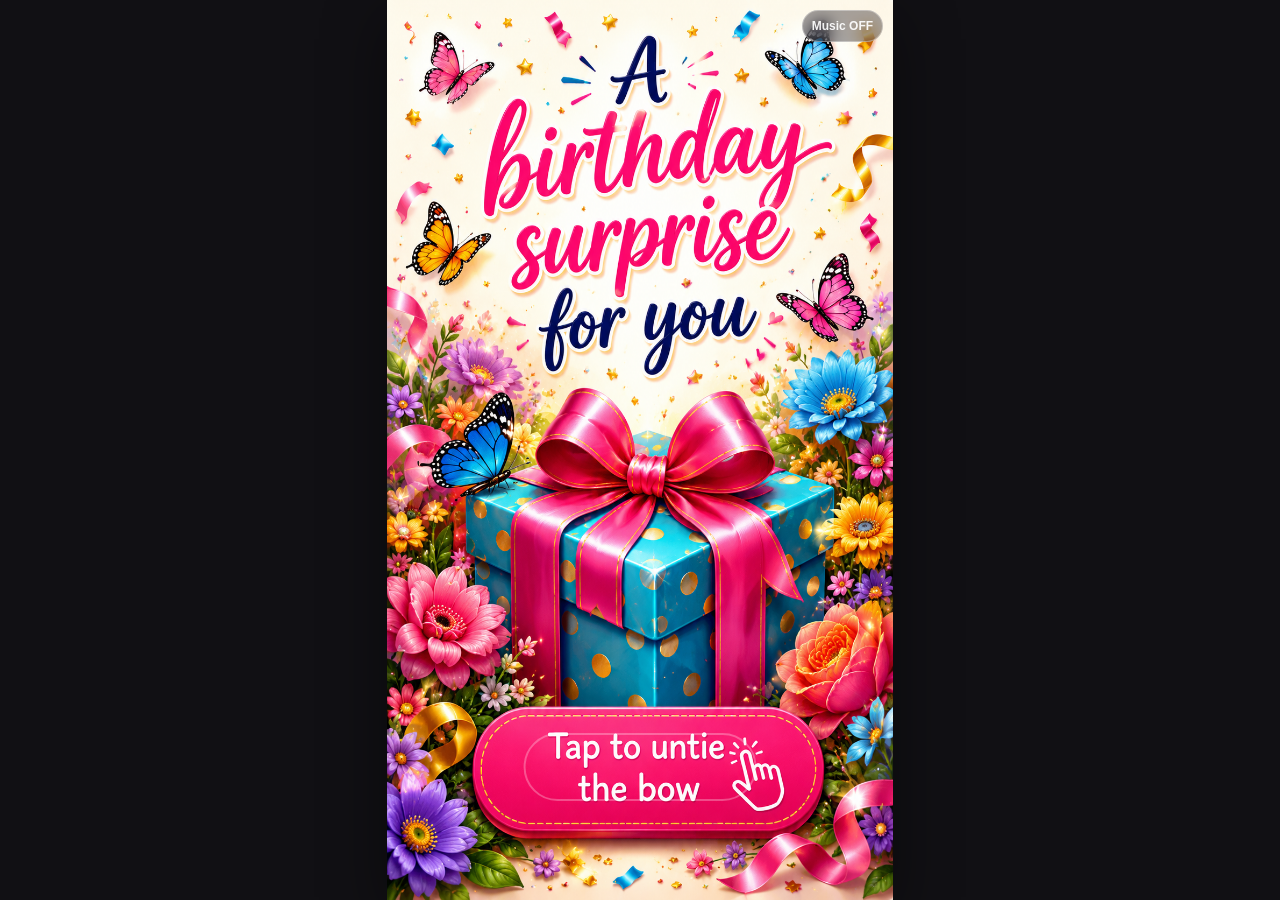
<file: orders/order-20260709-001-birthday-card-01-test-ohebr/index.html>
<!doctype html>
<html lang="en">
  <head>
    <meta charset="UTF-8" />
    <meta name="viewport" content="width=device-width, initial-scale=1, maximum-scale=1, user-scalable=no" />
    <title>Birthday Joy Burst</title>
    <link rel="stylesheet" href="style.css" />
  </head>
  <body>
    <main class="phone-frame" aria-label="Birthday Joy Burst interactive card">
      <audio id="birthdayMusic" src="assets/music.mp3" preload="auto" loop></audio>

      <button id="musicToggle" class="music-toggle" type="button" aria-pressed="false">Music OFF</button>

      <section class="scene scene-1 is-active" data-scene="1" aria-label="Birthday surprise cover">
        <img src="assets/scene1-cover.png" alt="" class="scene-image" draggable="false" />
        <div class="tap-pulse" aria-hidden="true"></div>
      </section>

      <section class="scene scene-2" data-scene="2" aria-label="Gift box opening">
        <img src="assets/scene2-popout.png" alt="" class="scene-image" draggable="false" />
      </section>

      <section class="scene scene-3" data-scene="3" aria-label="Birthday notes">
        <img src="assets/scene3-notes.png" alt="" class="scene-image" draggable="false" />

        <button class="note-cover note-cover-pink" type="button" data-note="0" aria-label="Open pink birthday note">
          <span class="note-icon" aria-hidden="true">♡</span>
          <span class="note-mark" aria-hidden="true">✓</span>
        </button>

        <button class="note-cover note-cover-yellow" type="button" data-note="1" aria-label="Open yellow birthday note">
          <span class="note-icon" aria-hidden="true">★</span>
          <span class="note-mark" aria-hidden="true">✓</span>
        </button>

        <button class="note-cover note-cover-blue" type="button" data-note="2" aria-label="Open blue birthday note">
          <span class="note-icon" aria-hidden="true">♡</span>
          <span class="note-mark" aria-hidden="true">✓</span>
        </button>
      </section>

      <section class="scene scene-4" data-scene="4" aria-label="Happy Birthday finale">
        <img src="assets/scene4-final.png" alt="" class="scene-image" draggable="false" />
        <div id="finalName" class="final-name" aria-label="Birthday recipient name"></div>
        <div id="confettiLayer" class="confetti-layer" aria-hidden="true"></div>
        <button id="replayButton" class="replay-button" type="button">Replay</button>
      </section>
    </main>

    <script src="script.js"></script>
  </body>
</html>
</file>
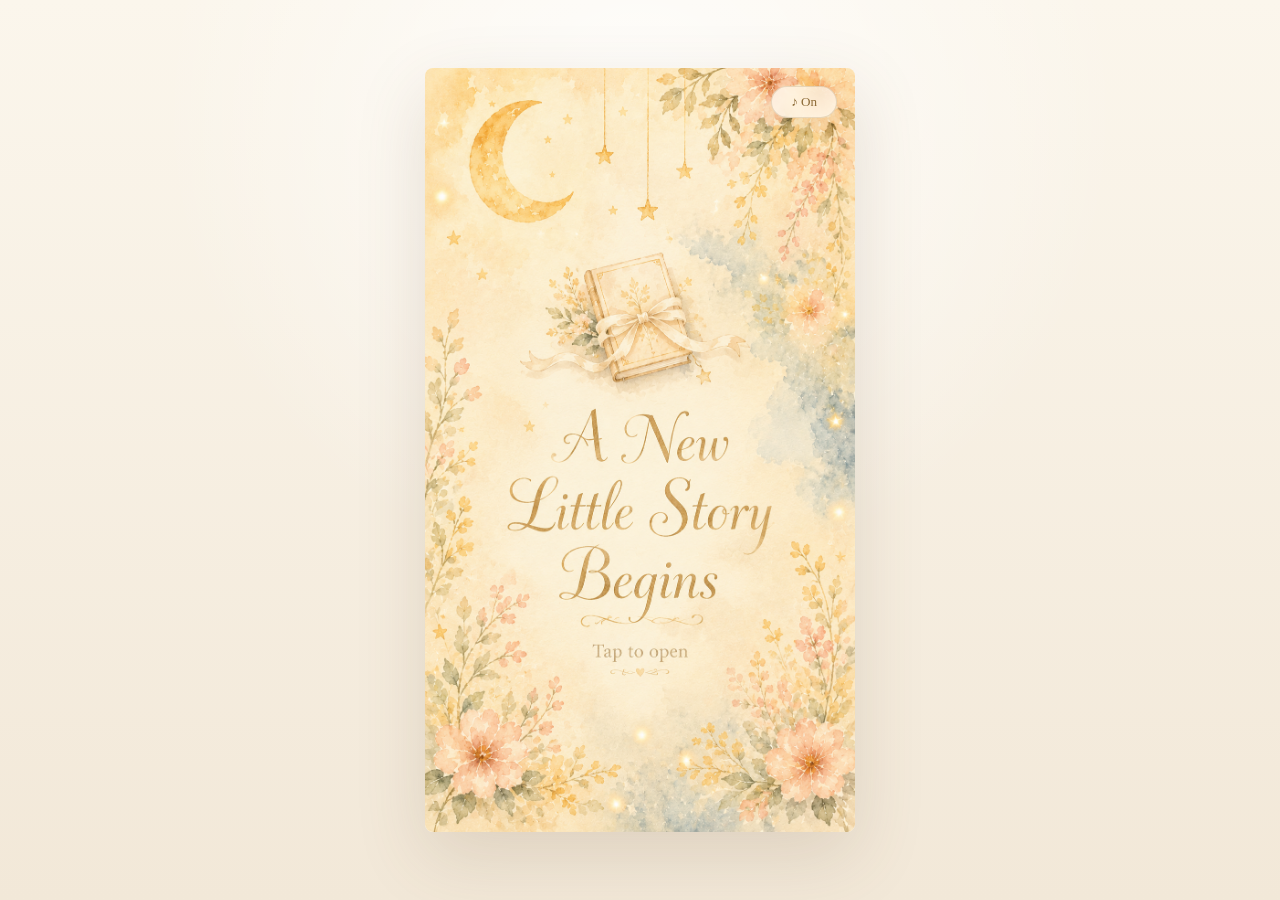
<file: orders/order-20260715-0020welcome-baby-card-01-Test-poiu:/index.html>
<!doctype html>
<html lang="en">
  <head>
    <meta charset="utf-8">
    <meta name="viewport" content="width=device-width, initial-scale=1, viewport-fit=cover">
    <meta name="theme-color" content="#fbf6ec">
    <title>Welcome Baby Card</title>
    <link rel="preload" href="assets/cover.png" as="image">
    <link rel="preload" href="assets/story.png" as="image">
    <link rel="preload" href="assets/cradle-still.png" as="image">
    <link rel="preload" href="assets/final-bg.png" as="image">
    <link rel="preload" href="assets/cradle-loop.mp4" as="video" type="video/mp4">
    <link rel="stylesheet" href="style.css">
  </head>
  <body>
    <main class="page-shell" aria-label="Interactive welcome baby card">
      <section class="card-frame" id="card" aria-live="polite">
        <button class="scene scene-cover is-active" id="coverScene" type="button" aria-label="Open the card" aria-hidden="false">
          <img src="assets/cover.png" alt="A watercolor baby gift card cover">
        </button>

        <section class="scene scene-story" id="storyScene" aria-hidden="true">
          <img src="assets/story.png" alt="A watercolor story introduction">
        </section>

        <button class="scene scene-cradle-still" id="cradleStillScene" type="button" aria-label="Rock the cradle" aria-hidden="true">
          <img src="assets/cradle-still.png" alt="A peaceful watercolor cradle">
          <span class="tap-prompt">Tap gently to rock the cradle</span>
        </button>

        <section class="scene scene-cradle-video" id="cradleVideoScene" aria-hidden="true">
          <video
            id="cradleVideo"
            src="assets/cradle-loop.mp4"
            muted
            playsinline
            webkit-playsinline
            autoplay
            loop
            preload="auto"
          ></video>
        </section>

        <section class="scene scene-final" id="finalScene" aria-hidden="true">
          <img src="assets/final-bg.png" alt="A soft watercolor background for the final message">
          <div class="final-copy" id="finalCopy">
            <h1 id="finalHeadline"></h1>
            <p id="finalMessage"></p>
            <button class="soft-control watch-again-button" id="watchAgainButton" type="button">Watch Again</button>
          </div>
        </section>

        <button class="soft-control sound-toggle" id="soundToggle" type="button" aria-pressed="true">♪ On</button>
      </section>
    </main>

    <script src="script.js"></script>
  </body>
</html>
</file>
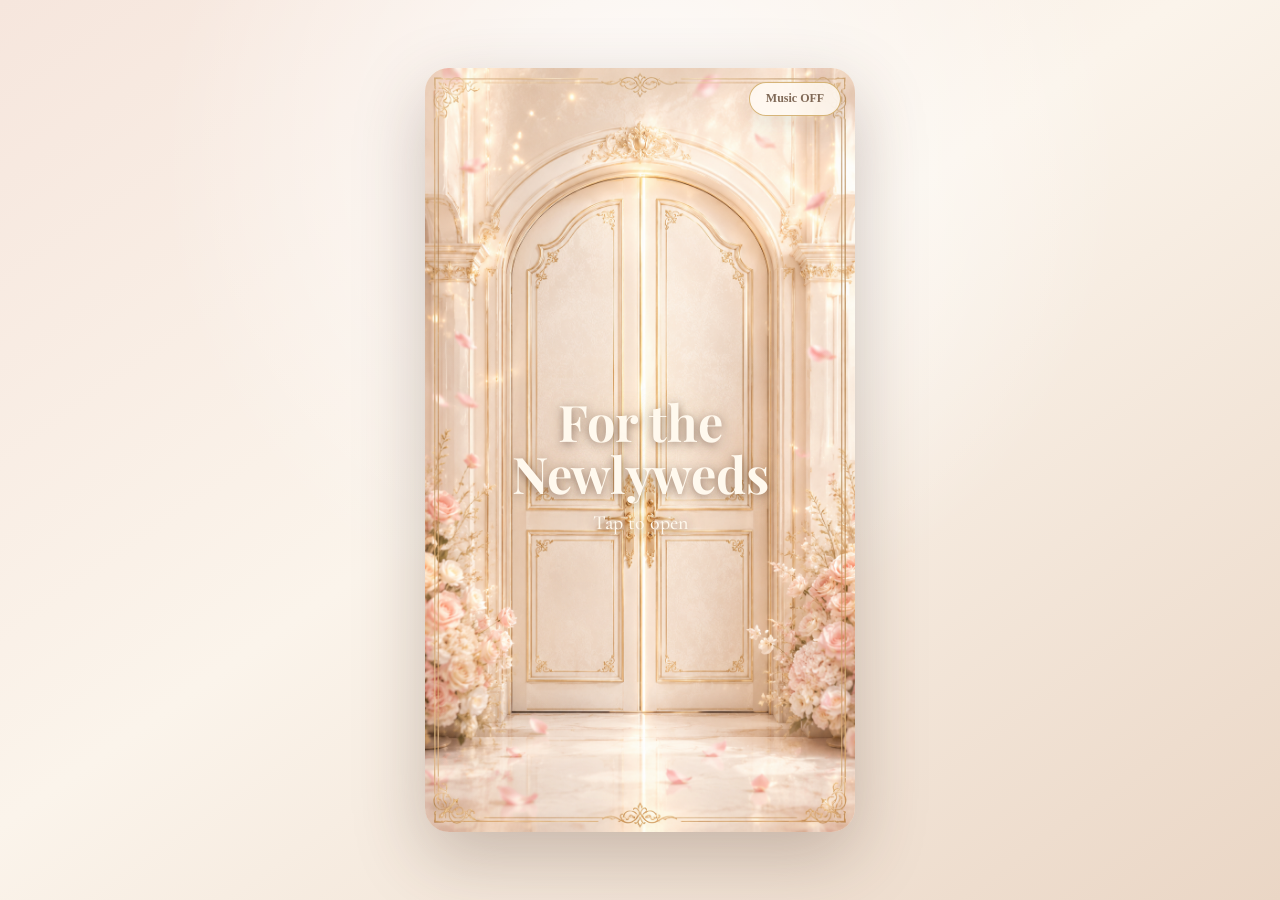
<file: orders/order-20260716-001-wedding-card-01-Man&Lady-i8bdy/index.html>
<!doctype html>
<html lang="en">
  <head>
    <meta charset="utf-8">
    <meta name="viewport" content="width=device-width, initial-scale=1, viewport-fit=cover">
    <meta name="theme-color" content="#f8f0e8">
    <title>Wedding Congratulations Card</title>
    <link rel="preconnect" href="https://fonts.googleapis.com">
    <link rel="preconnect" href="https://fonts.gstatic.com" crossorigin>
    <link href="https://fonts.googleapis.com/css2?family=Cormorant+Garamond:wght@400;500;600&family=Great+Vibes&family=Playfair+Display:wght@600;700&display=swap" rel="stylesheet">
    <link rel="stylesheet" href="style.css">
  </head>
  <body>
    <main class="stage-wrap" aria-label="Interactive wedding congratulations card">
      <section class="card" id="card" aria-live="polite">
        <img class="scene scene-a is-active" id="sceneA" src="assets/scene-0-cover.png" alt="">
        <img class="scene scene-b" id="sceneB" src="assets/scene-0-cover.png" alt="">

        <div class="soft-glow" id="softGlow" aria-hidden="true"></div>
        <div class="sparkle-layer" id="sparkleLayer" aria-hidden="true"></div>
        <div class="petal-layer" id="petalLayer" aria-hidden="true"></div>
        <div class="celebration-overlay" id="celebrationOverlay" aria-hidden="true"></div>

        <button class="music-toggle is-off" id="musicToggle" type="button" aria-label="Turn music on" aria-pressed="false">Music OFF</button>

        <div class="cover-copy" id="coverCopy">
          <h1>For the Newlyweds</h1>
          <p>Tap to open</p>
        </div>

        <div class="final-message" id="finalMessage" aria-hidden="true">
          <p class="final-kicker">With warmest wishes</p>
          <h2 id="finalHeadline"></h2>
          <p class="couple" id="finalCouple"></p>
          <p class="message" id="finalText"></p>
          <p class="sender">With love,<br><span id="finalSender"></span></p>
        </div>

        <div class="final-tap-hint" id="finalTapHint" aria-hidden="true">Tap to celebrate</div>
        <button class="replay-button" id="replayButton" type="button" aria-label="Replay this card">Replay</button>

        <audio id="cardMusic" src="assets/musicwd1.mp3" preload="auto" loop></audio>
      </section>
    </main>

    <script src="script.js"></script>
  </body>
</html>
</file>
<file: orders/order-20260709-001-birthday-card-01-test-ohebr/style.css>
:root {
  --fade-duration: 460ms;
  --card-width: min(100vw, calc(100vh * 9 / 16));
  --card-height: min(100vh, calc(100vw * 16 / 9));
}

* {
  box-sizing: border-box;
  -webkit-tap-highlight-color: transparent;
}

html,
body {
  width: 100%;
  height: 100%;
  margin: 0;
  overflow: hidden;
  background: #111014;
  font-family: -apple-system, BlinkMacSystemFont, "Segoe UI", sans-serif;
  touch-action: manipulation;
}

body {
  display: grid;
  place-items: center;
}

button {
  font: inherit;
}

.phone-frame {
  position: relative;
  width: var(--card-width);
  height: var(--card-height);
  max-width: 100vw;
  max-height: 100vh;
  aspect-ratio: 9 / 16;
  overflow: hidden;
  background: #000;
  box-shadow: 0 18px 60px rgba(0, 0, 0, 0.45);
  isolation: isolate;
  user-select: none;
  touch-action: manipulation;
}

.scene {
  position: absolute;
  inset: 0;
  opacity: 0;
  pointer-events: none;
  transform: scale(1.01);
  transition:
    opacity var(--fade-duration) ease,
    transform var(--fade-duration) ease;
}

.scene.is-active {
  opacity: 1;
  pointer-events: auto;
  transform: scale(1);
  z-index: 1;
}

.scene-image {
  width: 100%;
  height: 100%;
  display: block;
  object-fit: cover;
  pointer-events: none;
}

.scene-1.is-active .scene-image {
  animation: softReveal 700ms ease both;
}

.scene-1 {
  cursor: pointer;
}

.tap-pulse {
  position: absolute;
  left: 50%;
  bottom: 11%;
  width: 46%;
  aspect-ratio: 3.4 / 1;
  border-radius: 999px;
  border: 2px solid rgba(255, 255, 255, 0.28);
  transform: translateX(-50%);
  animation: pulseHint 1.8s ease-in-out infinite;
  pointer-events: none;
}

.scene-2.is-active .scene-image,
.scene-4.is-active .scene-image {
  animation: gentleZoom 1.9s ease both;
}

.music-toggle {
  position: absolute;
  z-index: 5;
  top: max(10px, env(safe-area-inset-top));
  right: max(10px, env(safe-area-inset-right));
  min-width: 76px;
  min-height: 32px;
  padding: 6px 9px;
  border: 1px solid rgba(255, 255, 255, 0.35);
  border-radius: 999px;
  background: rgba(25, 20, 28, 0.38);
  color: rgba(255, 255, 255, 0.92);
  font-size: 12px;
  font-weight: 700;
  line-height: 1;
  backdrop-filter: blur(8px);
  cursor: pointer;
  touch-action: manipulation;
}

.music-toggle:active {
  transform: scale(0.96);
}

/* Scene 3 note overlay positions. Adjust these values if the artwork shifts. */
.note-cover {
  position: absolute;
  left: 10%;
  width: 80%;
  height: 17%;
  border: 0;
  border-radius: 18px;
  box-shadow:
    0 12px 22px rgba(92, 62, 83, 0.24),
    inset 0 1px 0 rgba(255, 255, 255, 0.56);
  cursor: pointer;
  touch-action: manipulation;
  transform-origin: center;
  transform-style: preserve-3d;
  transition:
    opacity 160ms ease 380ms,
    transform 520ms cubic-bezier(0.22, 0.8, 0.28, 1);
}

.note-cover::before {
  content: "";
  position: absolute;
  inset: 9px;
  border: 2px dashed rgba(255, 255, 255, 0.48);
  border-radius: 13px;
}

.note-cover::after {
  content: "";
  position: absolute;
  inset: 0;
  border-radius: inherit;
  background: linear-gradient(135deg, rgba(255, 255, 255, 0.42), rgba(255, 255, 255, 0));
  pointer-events: none;
}

.note-cover-pink {
  top: 24%;
  background: linear-gradient(135deg, #ffc3d8, #ff8fbb);
}

.note-cover-yellow {
  top: 45%;
  background: linear-gradient(135deg, #fff3a6, #ffd45f);
}

.note-cover-blue {
  top: 66%;
  background: linear-gradient(135deg, #bfeaff, #86c8ff);
}

.note-icon {
  position: absolute;
  top: 50%;
  left: 50%;
  color: rgba(255, 255, 255, 0.94);
  font-size: clamp(34px, 10vw, 58px);
  font-weight: 800;
  text-shadow: 0 2px 8px rgba(110, 73, 93, 0.2);
  transform: translate(-50%, -50%);
}

.note-mark {
  position: absolute;
  top: 14px;
  right: 16px;
  color: rgba(255, 255, 255, 0.42);
  font-size: 18px;
  font-weight: 900;
}

.note-cover.is-open {
  opacity: 0;
  pointer-events: none;
  transform: perspective(700px) rotateY(92deg) scale(1.025);
}

/* Scene 4 の名前表示位置・サイズはここで調整 */
.final-name {
  position: absolute;
  z-index: 5;
  top: 48.5%;
  left: 50%;
  width: 82%;
  max-width: 82%;
  margin: 0 auto;
  color: #ff4fa0;
  font-family: Georgia, "Times New Roman", serif;
  font-weight: 800;
  line-height: 1;
  letter-spacing: 0;
  text-align: center;
  white-space: nowrap;
  overflow-wrap: normal;
  text-wrap: balance;
  text-shadow:
    0 3px 0 rgba(255, 255, 255, 0.92),
    0 -2px 0 rgba(255, 255, 255, 0.82),
    2px 0 0 rgba(255, 238, 247, 0.92),
    -2px 0 0 rgba(255, 238, 247, 0.92),
    0 8px 18px rgba(179, 47, 116, 0.2);
  transform: translateX(-50%);
  pointer-events: none;
}

.final-name.name-short {
  font-size: clamp(3.5rem, calc(var(--card-width) * 0.155), 4.35rem);
}

.final-name.name-medium {
  font-size: clamp(2.8rem, calc(var(--card-width) * 0.127), 3.55rem);
}

.final-name.name-long {
  font-size: clamp(2.3rem, calc(var(--card-width) * 0.101), 2.9rem);
}

.final-name.name-extra-long {
  font-size: clamp(1.8rem, calc(var(--card-width) * 0.079), 2.4rem);
  white-space: normal;
  line-height: 1;
}

.replay-button {
  position: absolute;
  z-index: 6;
  left: 50%;
  bottom: 8%;
  min-width: 112px;
  min-height: 42px;
  padding: 10px 22px;
  border: 2px solid rgba(255, 255, 255, 0.86);
  border-radius: 999px;
  background: rgba(255, 79, 160, 0.86);
  color: #ffffff;
  font-size: 16px;
  font-weight: 800;
  line-height: 1;
  box-shadow:
    0 7px 18px rgba(179, 47, 116, 0.24),
    inset 0 1px 0 rgba(255, 255, 255, 0.38);
  cursor: pointer;
  transform: translateX(-50%);
  touch-action: manipulation;
}

.replay-button:active {
  transform: translateX(-50%) scale(0.96);
}

.confetti-layer {
  position: absolute;
  inset: 0;
  overflow: hidden;
  pointer-events: none;
}

.confetti {
  position: absolute;
  top: -8%;
  width: 7px;
  height: 12px;
  border-radius: 2px;
  opacity: 0.85;
  animation: confettiFall var(--fall-duration, 3.8s) linear forwards;
}

@keyframes softReveal {
  from {
    opacity: 0;
    transform: scale(1.02);
  }
  to {
    opacity: 1;
    transform: scale(1);
  }
}

@keyframes gentleZoom {
  from {
    transform: scale(1.035);
  }
  to {
    transform: scale(1);
  }
}

@keyframes pulseHint {
  0%,
  100% {
    opacity: 0.16;
    transform: translateX(-50%) scale(0.96);
  }
  50% {
    opacity: 0.48;
    transform: translateX(-50%) scale(1.04);
  }
}

@keyframes confettiFall {
  0% {
    transform: translate3d(0, 0, 0) rotate(0deg);
  }
  100% {
    transform: translate3d(var(--drift, 0), 118vh, 0) rotate(420deg);
  }
}

@media (prefers-reduced-motion: reduce) {
  .scene,
  .note-cover {
    transition-duration: 180ms;
  }

  .scene-1.is-active .scene-image,
  .scene-2.is-active .scene-image,
  .scene-4.is-active .scene-image,
  .tap-pulse,
  .confetti {
    animation-duration: 1ms;
    animation-iteration-count: 1;
  }

  .note-cover.is-open {
    transform: scale(0.98);
  }
}
</file>
<file: orders/order-20260715-0020welcome-baby-card-01-Test-poiu:/style.css>
:root {
  --paper: #fbf6ec;
  --paper-deep: #f2e8d8;
  --ink-gold: #8c6a36;
  --ink-brown: #6d5232;
  --soft-shadow: 0 24px 70px rgba(109, 82, 50, 0.16);
  --card-width: min(calc(100vw - 24px), 430px, calc((100svh - 24px) * 9 / 16));
}

* {
  box-sizing: border-box;
}

html,
body {
  min-height: 100%;
}

body {
  margin: 0;
  overflow: hidden;
  background:
    radial-gradient(circle at 50% 12%, rgba(255, 255, 255, 0.78), transparent 30rem),
    linear-gradient(180deg, var(--paper), var(--paper-deep));
  color: var(--ink-brown);
  font-family: Georgia, "Times New Roman", serif;
  -webkit-font-smoothing: antialiased;
  text-rendering: optimizeLegibility;
}

button {
  padding: 0;
  border: 0;
  font: inherit;
  color: inherit;
  background: transparent;
  cursor: pointer;
}

.page-shell {
  display: grid;
  min-height: 100svh;
  padding: max(12px, env(safe-area-inset-top)) max(12px, env(safe-area-inset-right)) max(12px, env(safe-area-inset-bottom)) max(12px, env(safe-area-inset-left));
  place-items: center;
}

.card-frame {
  position: relative;
  width: var(--card-width);
  aspect-ratio: 9 / 16;
  max-height: calc(100svh - 24px);
  overflow: hidden;
  background: #fffaf1;
  border-radius: 8px;
  box-shadow: var(--soft-shadow);
  isolation: isolate;
  touch-action: manipulation;
  user-select: none;
  -webkit-tap-highlight-color: transparent;
}

.scene {
  position: absolute;
  inset: 0;
  display: block;
  width: 100%;
  height: 100%;
  overflow: hidden;
  opacity: 0;
  pointer-events: none;
  transform: scale(1.01);
  transition:
    opacity 900ms ease,
    transform 1200ms ease;
}

.scene.is-active {
  opacity: 1;
  pointer-events: auto;
  transform: scale(1);
  z-index: 2;
}

.scene img,
.scene video {
  display: block;
  width: 100%;
  height: 100%;
  object-fit: cover;
}

.tap-prompt {
  position: absolute;
  left: clamp(22px, 9vw, 52px);
  right: clamp(22px, 9vw, 52px);
  bottom: clamp(72px, 12%, 130px);
  padding: 0.45rem 0.65rem;
  color: var(--ink-gold);
  font-size: clamp(0.86rem, 3.4vw, 1.08rem);
  letter-spacing: 0;
  line-height: 1.45;
  text-align: center;
  text-shadow: 0 1px 12px rgba(255, 250, 240, 0.92);
  animation: promptBreath 2400ms ease-in-out infinite;
}

.final-copy {
  position: absolute;
  left: clamp(24px, 8vw, 52px);
  right: clamp(24px, 8vw, 52px);
  top: 45%;
  transform: translateY(-50%);
  display: grid;
  gap: clamp(0.7rem, 2.4vw, 1rem);
  justify-items: center;
  color: var(--ink-gold);
  text-align: center;
  text-wrap: balance;
  opacity: 0;
  transition:
    opacity 1400ms ease 380ms,
    transform 1400ms ease 380ms;
}

.scene-final.is-active .final-copy {
  opacity: 1;
  transform: translateY(-53%);
}

.final-copy h1,
.final-copy p {
  margin: 0;
  overflow-wrap: anywhere;
  text-shadow:
    0 1px 0 rgba(255, 255, 255, 0.68),
    0 8px 26px rgba(109, 82, 50, 0.12);
}

.final-copy h1 {
  font-size: clamp(1.85rem, 8.4vw, 3.05rem);
  font-weight: 500;
  line-height: 1.08;
}

.final-copy p {
  max-width: 19rem;
  margin-inline: auto;
  color: var(--ink-brown);
  font-size: clamp(1rem, 4.2vw, 1.28rem);
  line-height: 1.55;
}

.soft-control {
  min-height: 2rem;
  border: 1px solid rgba(140, 106, 54, 0.2);
  border-radius: 999px;
  background: rgba(255, 252, 245, 0.72);
  box-shadow: 0 8px 22px rgba(109, 82, 50, 0.08);
  color: var(--ink-gold);
  font-size: 0.82rem;
  line-height: 1;
  letter-spacing: 0;
  backdrop-filter: blur(8px);
  -webkit-backdrop-filter: blur(8px);
  transition:
    background-color 220ms ease,
    border-color 220ms ease,
    color 220ms ease,
    opacity 220ms ease;
}

.soft-control:focus-visible {
  outline: 2px solid rgba(140, 106, 54, 0.38);
  outline-offset: 3px;
}

.soft-control:active {
  background: rgba(255, 248, 235, 0.86);
}

.sound-toggle {
  position: absolute;
  top: clamp(12px, 3.6vw, 18px);
  right: clamp(12px, 3.6vw, 18px);
  z-index: 5;
  min-width: 4.1rem;
  padding: 0.45rem 0.72rem;
}

.watch-again-button {
  margin-top: clamp(0.35rem, 1.8vw, 0.8rem);
  padding: 0.55rem 0.95rem;
}

@keyframes promptBreath {
  0%,
  100% {
    opacity: 0.7;
  }

  50% {
    opacity: 1;
  }
}

@media (max-height: 620px) {
  .page-shell {
    padding: 8px;
  }

  .card-frame {
    max-height: calc(100svh - 16px);
  }

  .tap-prompt {
    bottom: 9%;
  }
}

@media (prefers-reduced-motion: reduce) {
  .scene,
  .final-copy {
    transition-duration: 1ms;
  }

  .tap-prompt {
    animation: none;
  }
}
</file>
<file: orders/order-20260716-001-wedding-card-01-Man&Lady-i8bdy/style.css>
:root {
  --ivory: #fbf4eb;
  --pearl: #fffaf4;
  --champagne: #d8b875;
  --rose: #f5bdc8;
  --ink: #4f372f;
  --shadow: rgba(80, 48, 34, 0.24);
}

* {
  box-sizing: border-box;
}

html,
body {
  min-height: 100%;
  margin: 0;
}

body {
  display: grid;
  place-items: center;
  overflow: hidden;
  background:
    radial-gradient(circle at 50% 18%, rgba(255, 255, 255, 0.86), transparent 30rem),
    linear-gradient(145deg, #f6e6dd 0%, var(--ivory) 46%, #ead6c5 100%);
  color: var(--ink);
  font-family: "Cormorant Garamond", Georgia, "Times New Roman", serif;
  -webkit-tap-highlight-color: transparent;
}

.stage-wrap {
  width: 100%;
  min-height: 100svh;
  display: grid;
  place-items: center;
  padding: 18px;
}

.card {
  position: relative;
  width: min(430px, calc((100svh - 36px) * 9 / 16), calc(100vw - 36px));
  height: auto;
  aspect-ratio: 9 / 16;
  overflow: hidden;
  isolation: isolate;
  background: var(--ivory);
  border-radius: 24px;
  box-shadow: 0 24px 70px rgba(78, 49, 36, 0.28);
  cursor: pointer;
  user-select: none;
  touch-action: manipulation;
}

.scene {
  position: absolute;
  inset: 0;
  width: 100%;
  height: 100%;
  object-fit: cover;
  opacity: 0;
  transform: scale(1.012);
  transition: opacity 980ms ease, transform 1800ms ease;
  z-index: 1;
}

.scene.is-active {
  opacity: 1;
  transform: scale(1);
}

.card::after {
  content: "";
  position: absolute;
  inset: 0;
  pointer-events: none;
  z-index: 2;
  background:
    linear-gradient(to bottom, rgba(255, 251, 245, 0.18), transparent 30%, rgba(79, 47, 36, 0.12)),
    radial-gradient(circle at 50% 42%, transparent 0 42%, rgba(255, 247, 236, 0.16) 72%, rgba(122, 75, 50, 0.2) 100%);
  mix-blend-mode: soft-light;
}

.soft-glow {
  position: absolute;
  left: 50%;
  top: 45%;
  width: 22%;
  aspect-ratio: 1;
  z-index: 3;
  pointer-events: none;
  border-radius: 999px;
  background: radial-gradient(circle, rgba(255, 252, 221, 0.92), rgba(238, 185, 99, 0.34) 36%, transparent 72%);
  filter: blur(2px);
  opacity: 0;
  transform: translate(-50%, -50%) scale(0.35);
}

.soft-glow.bloom {
  animation: glowBloom 1200ms ease-out;
}

.sparkle-layer,
.petal-layer {
  position: absolute;
  inset: 0;
  z-index: 4;
  pointer-events: none;
  overflow: hidden;
}

.sparkle {
  position: absolute;
  width: 4px;
  height: 4px;
  border-radius: 50%;
  background: rgba(255, 246, 195, 0.96);
  box-shadow: 0 0 12px rgba(255, 231, 151, 0.95);
  animation: sparkleDrift var(--dur) ease-out forwards;
}

.petal {
  position: absolute;
  width: var(--w);
  height: calc(var(--w) * 1.45);
  border-radius: 80% 20% 70% 30%;
  background: linear-gradient(135deg, rgba(255, 232, 236, 0.94), rgba(242, 165, 181, 0.82));
  box-shadow: 0 2px 8px rgba(170, 92, 102, 0.13);
  opacity: 0;
  transform: translate3d(0, 0, 0) rotate(var(--rot));
  animation: petalFloat var(--dur) cubic-bezier(0.22, 0.62, 0.38, 1) forwards;
}

.celebration-overlay {
  position: absolute;
  inset: 0;
  z-index: 7;
  pointer-events: none;
  overflow: hidden;
}

.celebration-particle {
  position: absolute;
  left: 0;
  top: 0;
  opacity: 0;
  will-change: transform, opacity;
  pointer-events: none;
}

.celebration-particle.rice {
  width: var(--size);
  height: calc(var(--size) * 2.15);
  border-radius: 999px;
  background: rgba(255, 255, 248, 0.92);
  box-shadow: 0 0 5px rgba(255, 246, 218, 0.68);
}

.celebration-particle.celebration-petal {
  width: var(--size);
  height: calc(var(--size) * 1.45);
  border-radius: 80% 20% 75% 25%;
  background: linear-gradient(135deg, rgba(255, 232, 237, 0.9), rgba(244, 174, 188, 0.74));
  box-shadow: 0 2px 8px rgba(160, 83, 98, 0.12);
}

.celebration-particle.celebration-spark {
  width: var(--size);
  height: var(--size);
  border-radius: 999px;
  background: rgba(255, 233, 164, 0.92);
  box-shadow: 0 0 11px rgba(242, 199, 104, 0.74);
}

.music-toggle {
  position: absolute;
  top: max(14px, env(safe-area-inset-top));
  right: max(14px, env(safe-area-inset-right));
  z-index: 8;
  min-width: 92px;
  min-height: 34px;
  padding: 7px 13px;
  border: 1px solid rgba(202, 160, 83, 0.76);
  border-radius: 999px;
  background: rgba(255, 250, 244, 0.82);
  color: #6b4a2e;
  font: 700 12px/1.1 Georgia, "Times New Roman", serif;
  letter-spacing: 0;
  text-align: center;
  white-space: nowrap;
  box-shadow: 0 8px 22px rgba(88, 54, 39, 0.12);
  backdrop-filter: blur(12px);
  cursor: pointer;
}

.music-toggle.is-off {
  color: rgba(88, 61, 40, 0.76);
}

.cover-copy {
  position: absolute;
  inset-inline: 24px;
  top: 43%;
  z-index: 5;
  text-align: center;
  color: #fff9ee;
  text-shadow: 0 2px 10px rgba(65, 38, 28, 0.5), 0 0 24px rgba(220, 181, 124, 0.34);
  transition: opacity 650ms ease, transform 650ms ease;
}

.cover-copy.is-hidden {
  opacity: 0;
  transform: translateY(-10px);
  pointer-events: none;
}

.cover-copy h1 {
  margin: 0;
  font-family: "Playfair Display", Georgia, serif;
  font-size: clamp(2rem, 10vw, 3.15rem);
  line-height: 1.02;
  letter-spacing: 0;
}

.cover-copy p {
  margin: 12px 0 0;
  font-size: clamp(1rem, 4.5vw, 1.25rem);
  font-weight: 500;
}

.final-message {
  position: absolute;
  inset-inline: clamp(18px, 6vw, 30px);
  top: clamp(64px, 11svh, 92px);
  z-index: 6;
  padding: clamp(17px, 5.4vw, 25px) clamp(15px, 5vw, 24px);
  border: 1px solid rgba(216, 184, 117, 0.46);
  border-radius: 22px;
  background: linear-gradient(145deg, rgba(255, 252, 246, 0.82), rgba(255, 244, 238, 0.62));
  box-shadow: 0 18px 48px rgba(78, 48, 35, 0.16);
  backdrop-filter: blur(8px);
  text-align: center;
  opacity: 0;
  transform: translateY(16px) scale(0.985);
  pointer-events: none;
  transition: opacity 900ms ease, transform 900ms ease;
}

.final-message.is-visible {
  opacity: 1;
  transform: translateY(0) scale(1);
}

.final-kicker {
  margin: 0 0 8px;
  color: #96704a;
  font-size: clamp(0.84rem, 3.2vw, 1rem);
  font-weight: 600;
}

.final-message h2 {
  margin: 0;
  font-family: "Playfair Display", Georgia, serif;
  font-size: clamp(1.55rem, 6.4vw, 2.35rem);
  line-height: 1.08;
  letter-spacing: 0;
  color: #5b3c31;
  text-shadow: 0 1px 0 rgba(255, 255, 255, 0.75);
}

.couple {
  margin: 11px 0 6px;
  font-family: "Great Vibes", "Brush Script MT", cursive;
  font-size: clamp(2.05rem, 9.5vw, 3.35rem);
  line-height: 1;
  color: #b98f4d;
  text-shadow: 0 2px 10px rgba(255, 255, 255, 0.8);
}

.message {
  max-width: 26ch;
  margin: 12px auto 0;
  font-size: clamp(1.04rem, 4.35vw, 1.28rem);
  line-height: 1.22;
  font-weight: 500;
}

.sender {
  margin: 14px 0 0;
  color: #705246;
  font-size: clamp(0.98rem, 4vw, 1.15rem);
  line-height: 1.2;
  font-weight: 600;
}

.final-tap-hint,
.replay-button {
  position: absolute;
  left: 50%;
  z-index: 9;
  border: 1px solid rgba(202, 160, 83, 0.68);
  border-radius: 999px;
  background: rgba(255, 250, 244, 0.78);
  color: #6b4a2e;
  box-shadow: 0 10px 28px rgba(88, 54, 39, 0.14);
  backdrop-filter: blur(10px);
  font-family: "Cormorant Garamond", Georgia, "Times New Roman", serif;
  letter-spacing: 0;
  white-space: nowrap;
}

.final-tap-hint {
  bottom: max(82px, calc(env(safe-area-inset-bottom) + 72px));
  padding: 8px 18px;
  font-size: clamp(0.98rem, 4.1vw, 1.14rem);
  font-weight: 600;
  opacity: 0;
  transform: translateX(-50%) translateY(12px);
  pointer-events: none;
  transition: opacity 700ms ease, transform 700ms ease;
}

.final-tap-hint.is-visible {
  opacity: 1;
  transform: translateX(-50%) translateY(0);
}

.final-tap-hint.is-hidden {
  opacity: 0;
  transform: translateX(-50%) translateY(10px);
}

.replay-button {
  bottom: max(28px, calc(env(safe-area-inset-bottom) + 20px));
  min-width: 96px;
  min-height: 38px;
  padding: 8px 22px;
  font-size: clamp(1rem, 4.2vw, 1.14rem);
  font-weight: 700;
  opacity: 0;
  transform: translateX(-50%) translateY(14px);
  pointer-events: none;
  cursor: pointer;
  transition: opacity 700ms ease, transform 700ms ease, background-color 200ms ease;
}

.replay-button.is-visible {
  opacity: 1;
  transform: translateX(-50%) translateY(0);
  pointer-events: auto;
}

.replay-button:active {
  background: rgba(255, 245, 232, 0.92);
}

@keyframes glowBloom {
  0% {
    opacity: 0;
    transform: translate(-50%, -50%) scale(0.25);
  }
  24% {
    opacity: 0.85;
  }
  100% {
    opacity: 0;
    transform: translate(-50%, -50%) scale(6.4);
  }
}

@keyframes sparkleDrift {
  0% {
    opacity: 0;
    transform: translate3d(0, 0, 0) scale(0.4);
  }
  18% {
    opacity: 1;
  }
  100% {
    opacity: 0;
    transform: translate3d(var(--dx), var(--dy), 0) scale(1.25);
  }
}

@keyframes petalFloat {
  0% {
    opacity: 0;
    transform: translate3d(0, 10px, 0) rotate(var(--rot)) scale(0.86);
  }
  12% {
    opacity: var(--alpha);
  }
  100% {
    opacity: 0;
    transform: translate3d(var(--dx), var(--dy), 0) rotate(calc(var(--rot) + var(--spin))) scale(1);
  }
}

@media (max-width: 560px) {
  .stage-wrap {
    padding: 0;
  }

  .card {
    width: 100vw;
    height: 100svh;
    border-radius: 0;
    box-shadow: none;
  }
}

@media (prefers-reduced-motion: reduce) {
  .scene,
  .cover-copy,
  .final-message,
  .final-tap-hint,
  .replay-button {
    transition-duration: 200ms;
  }

  .soft-glow,
  .sparkle,
  .petal,
  .celebration-particle {
    animation-duration: 1ms;
  }
}
</file>
